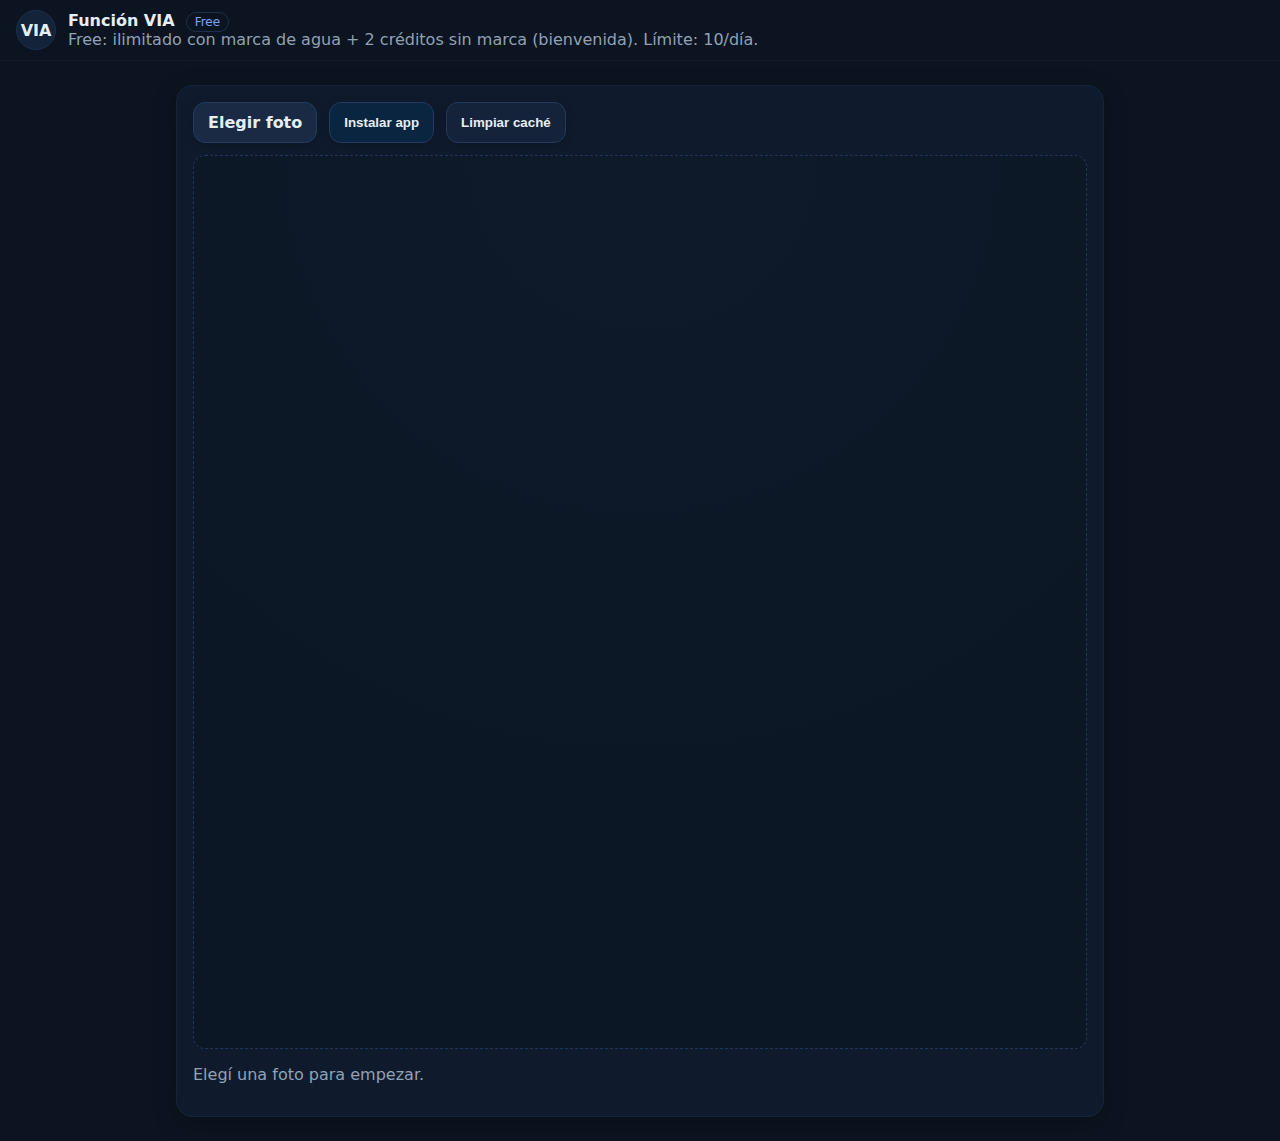
<file: index.html>
<!doctype html>
<html lang="es">
<head>
  <meta charset="utf-8">
  <meta name="viewport" content="width=device-width, initial-scale=1, viewport-fit=cover">
  <title>Función VIA — Avatars</title>
  <meta name="description" content="Avatarizá tus fotos en 1 click. PWA de VIA.">
  <meta name="theme-color" content="#0a2540">
  <link rel="manifest" href="manifest.webmanifest">
  <meta name="apple-mobile-web-app-capable" content="yes">
  <meta name="apple-mobile-web-app-status-bar-style" content="black-translucent">
  <link rel="apple-touch-icon" href="icons/icon-192.png">
  <link rel="icon" href="icons/icon-192.png" sizes="192x192">
  <link rel="icon" href="icons/icon-512.png" sizes="512x512">
  <link rel="stylesheet" href="style.css">
</head>
<body>
  <header class="topbar">
    <div class="brand">
      <div class="dot">VIA</div>
      <div>
        <strong>Función VIA</strong>
        <span class="badge">Free</span>
        <div class="muted sm">Free: ilimitado con marca de agua + 2 créditos sin marca (bienvenida). Límite: 10/día.</div>
      </div>
    </div>
  </header>

  <main>
    <div class="panel">
      <div class="actions">
        <label class="btn">
          <input id="file" type="file" accept="image/*" hidden />
          Elegir foto
        </label>
        <button id="btnInstall" class="btn secondary">Instalar app</button>
        <button id="btnReset" class="btn tertiary">Limpiar caché</button>
      </div>
      <div id="stage" class="stage">
        <canvas id="canvas" width="1200" height="1200"></canvas>
      </div>
      <div id="exportRow" class="actions hidden">
        <button id="dl1200" class="btn">Descargar 1200×1200</button>
        <button id="dl1080" class="btn">Descargar 1080×1350</button>
        <button id="retry" class="btn tertiary">Reintentar</button>
      </div>
      <pre id="log" class="log hidden"></pre>
      <p id="hint" class="muted">Elegí una foto para empezar.</p>
    </div>
    <p id="installedMsg" class="muted hidden">App instalada o ejecutándose en modo standalone.</p>
  </main>

  <script src="install.js"></script>
  <script src="avatar.js"></script>
  <script>
    if ('serviceWorker' in navigator) {
      window.addEventListener('load', () => navigator.serviceWorker.register('./sw.js'));
    }
  </script>
</body>
</html>
</file>
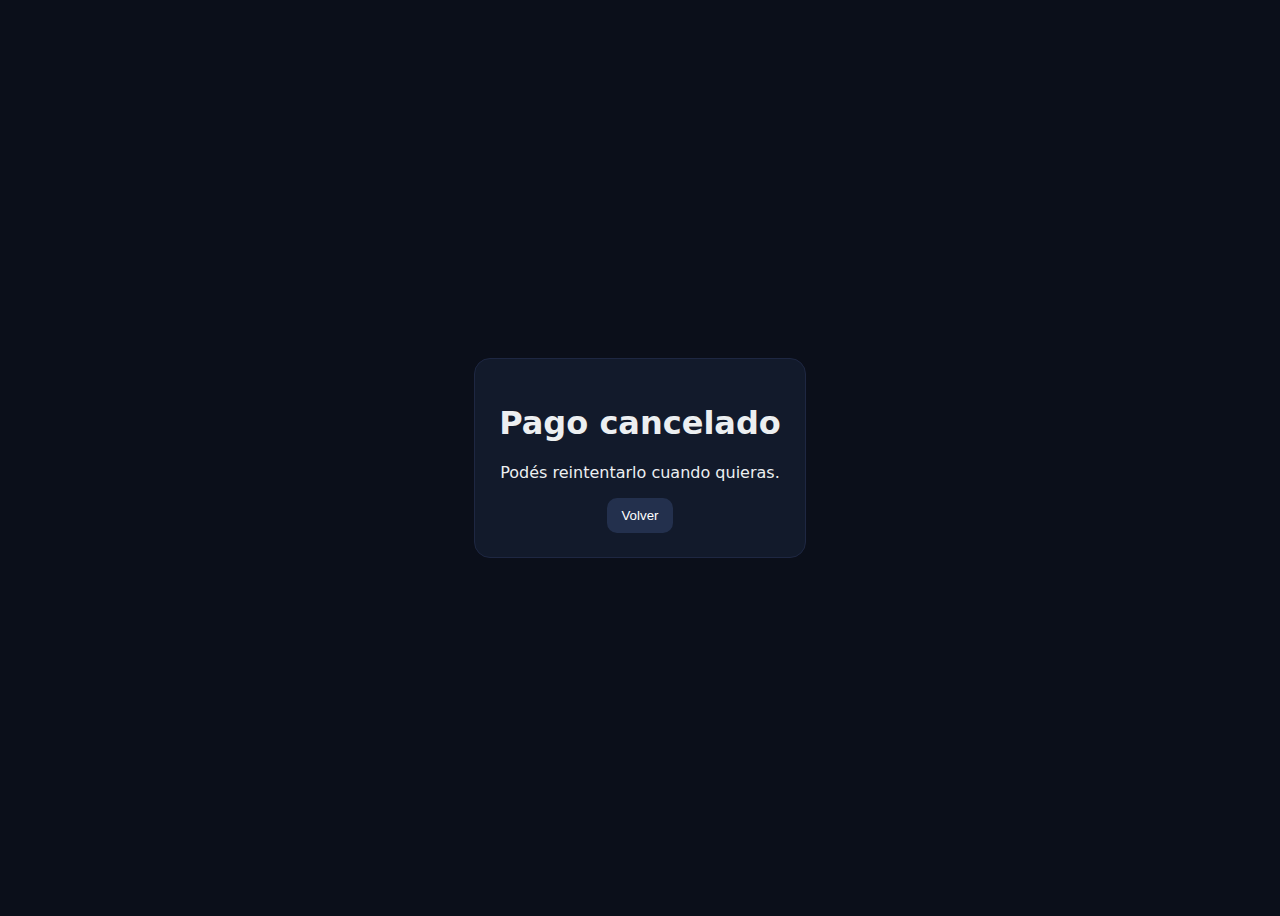
<file: cancel.html>
<!doctype html><meta charset='utf-8'><meta name='viewport' content='width=device-width,initial-scale=1'><title>Cancelado — VIA</title><body style='font-family:system-ui;background:#0b0f1a;color:#eceff1;display:grid;place-items:center;height:100dvh'><div style='background:#121a2b;border:1px solid #1e2742;border-radius:16px;padding:24px;text-align:center'><h1>Pago cancelado</h1><p>Podés reintentarlo cuando quieras.</p><button onclick='history.back()' style='padding:10px 14px;background:#23304d;color:#fff;border:none;border-radius:10px'>Volver</button></div></body>
</file>
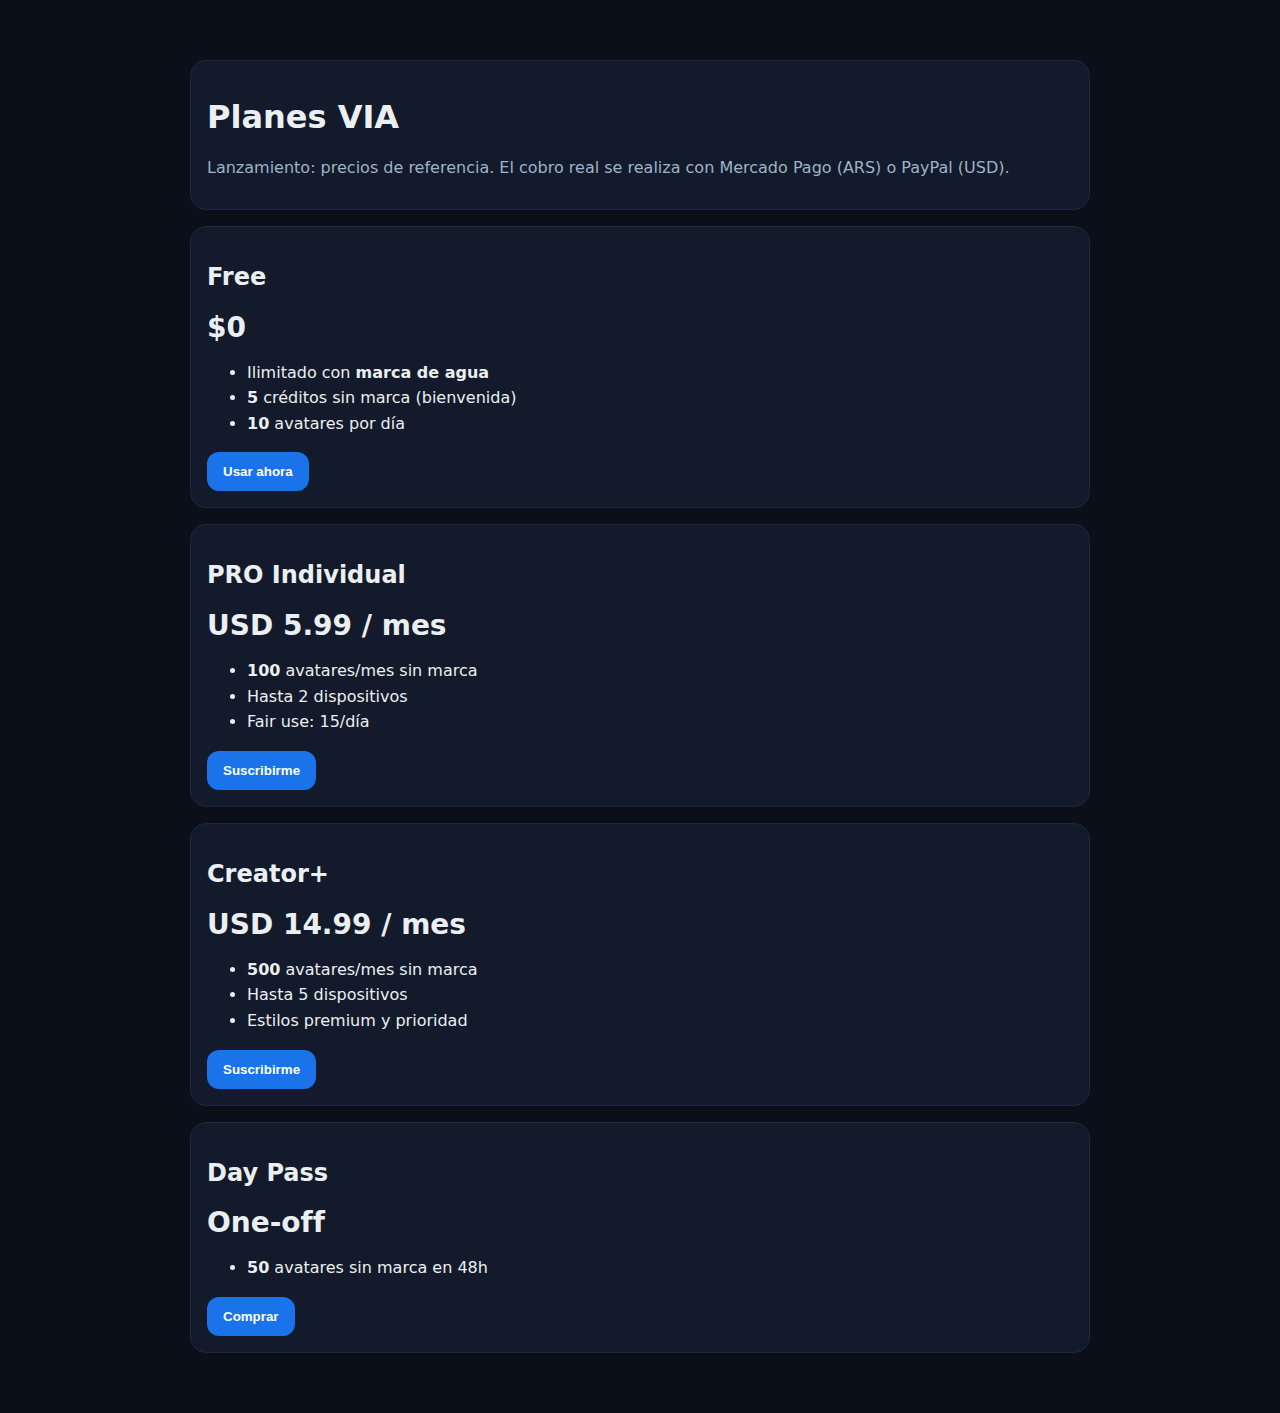
<file: pricing.html>
<!doctype html>
<html lang="es">
<head>
  <meta charset="utf-8"><meta name="viewport" content="width=device-width, initial-scale=1">
  <title>Planes — Función VIA</title>
  <style>
    body{font-family:system-ui,-apple-system,Segoe UI,Roboto,Helvetica,Arial,sans-serif;margin:0;background:#0b0f1a;color:#eceff1}
    main{max-width:900px;margin:40px auto;padding:20px;display:grid;gap:16px}
    .card{background:#121a2b;border:1px solid #1e2742;border-radius:16px;padding:16px}
    .price{font-size:28px;font-weight:800}
    .btn{background:#1a73e8;color:#fff;border:none;padding:12px 16px;border-radius:12px;cursor:pointer;font-weight:600}
    .hint{color:#9fb3c8}
    ul{line-height:1.6}
  </style>
</head>
<body>
  <main>
    <div class="card">
      <h1>Planes VIA</h1>
      <p class="hint">Lanzamiento: precios de referencia. El cobro real se realiza con Mercado Pago (ARS) o PayPal (USD).</p>
    </div>
    <div class="card">
      <h2>Free</h2>
      <div class="price">$0</div>
      <ul>
        <li>Ilimitado con <b>marca de agua</b></li>
        <li><b>5</b> créditos sin marca (bienvenida)</li>
        <li><b>10</b> avatares por día</li>
      </ul>
      <button class="btn" onclick="location.href='./'">Usar ahora</button>
    </div>
    <div class="card">
      <h2>PRO Individual</h2>
      <div class="price">USD 5.99 / mes</div>
      <ul>
        <li><b>100</b> avatares/mes sin marca</li>
        <li>Hasta 2 dispositivos</li>
        <li>Fair use: 15/día</li>
      </ul>
      <button class="btn" onclick="location.href='subscribe.html?plan=pro'">Suscribirme</button>
    </div>
    <div class="card">
      <h2>Creator+</h2>
      <div class="price">USD 14.99 / mes</div>
      <ul>
        <li><b>500</b> avatares/mes sin marca</li>
        <li>Hasta 5 dispositivos</li>
        <li>Estilos premium y prioridad</li>
      </ul>
      <button class="btn" onclick="location.href='subscribe.html?plan=creator'">Suscribirme</button>
    </div>
    <div class="card">
      <h2>Day Pass</h2>
      <div class="price">One‑off</div>
      <ul>
        <li><b>50</b> avatares sin marca en 48h</li>
      </ul>
      <button class="btn" onclick="location.href='subscribe.html?plan=daypass'">Comprar</button>
    </div>
  </main>
</body>
</html>
</file>
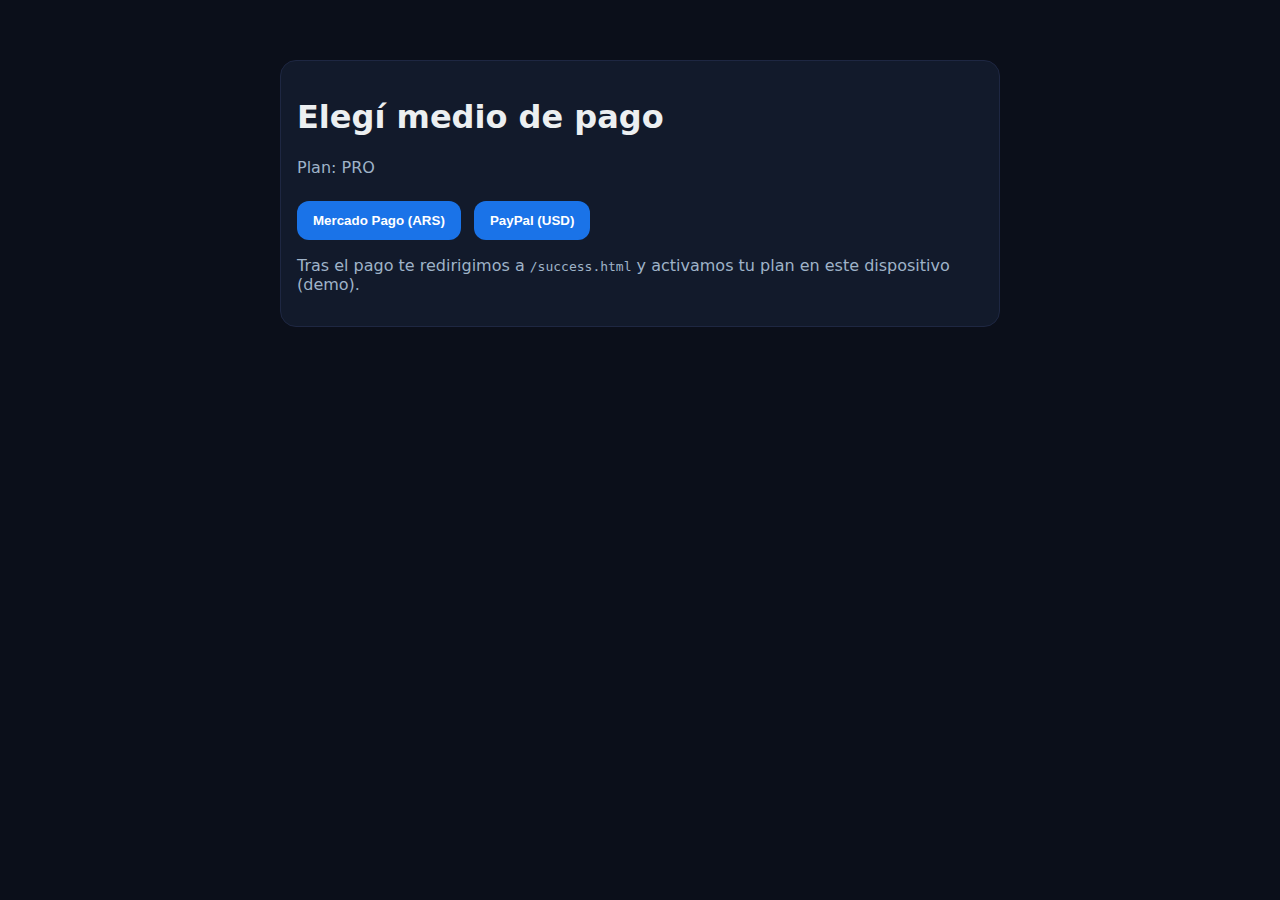
<file: subscribe.html>
<!doctype html>
<html lang="es">
<head>
  <meta charset="utf-8">
  <meta name="viewport" content="width=device-width, initial-scale=1">
  <title>Suscripción — Función VIA</title>
  <style>
    body{font-family:system-ui,-apple-system,Segoe UI,Roboto,Helvetica,Arial,sans-serif;margin:0;background:#0b0f1a;color:#eceff1}
    main{max-width:720px;margin:40px auto;padding:20px}
    .card{background:#121a2b;border:1px solid #1e2742;border-radius:16px;padding:16px}
    .btn{background:#1a73e8;color:#fff;border:none;padding:12px 16px;border-radius:12px;cursor:pointer;font-weight:600;margin-right:8px;margin-top:8px}
    .hint{color:#9fb3c8}
  </style>
</head>
<body>
  <main>
    <div class="card">
      <h1>Elegí medio de pago</h1>
      <p class="hint">Plan: <span id="planLabel">PRO</span></p>
      <div>
        <button class="btn" id="mp">Mercado Pago (ARS)</button>
        <button class="btn" id="pp">PayPal (USD)</button>
      </div>
      <p class="hint">Tras el pago te redirigimos a <code>/success.html</code> y activamos tu plan en este dispositivo (demo).</p>
    </div>
  </main>
  <script>
    const params = new URLSearchParams(location.search);
    const plan = params.get('plan') || 'pro';
    document.getElementById('planLabel').textContent = plan==='creator' ? 'Creator+' : (plan==='daypass' ? 'Day Pass' : 'PRO');
    document.getElementById('mp').onclick = ()=> window.location.href='success.html?src=mp&plan='+plan;
    document.getElementById('pp').onclick = ()=> window.location.href='success.html?src=pp&plan='+plan;
  </script>
</body>
</html>
</file>
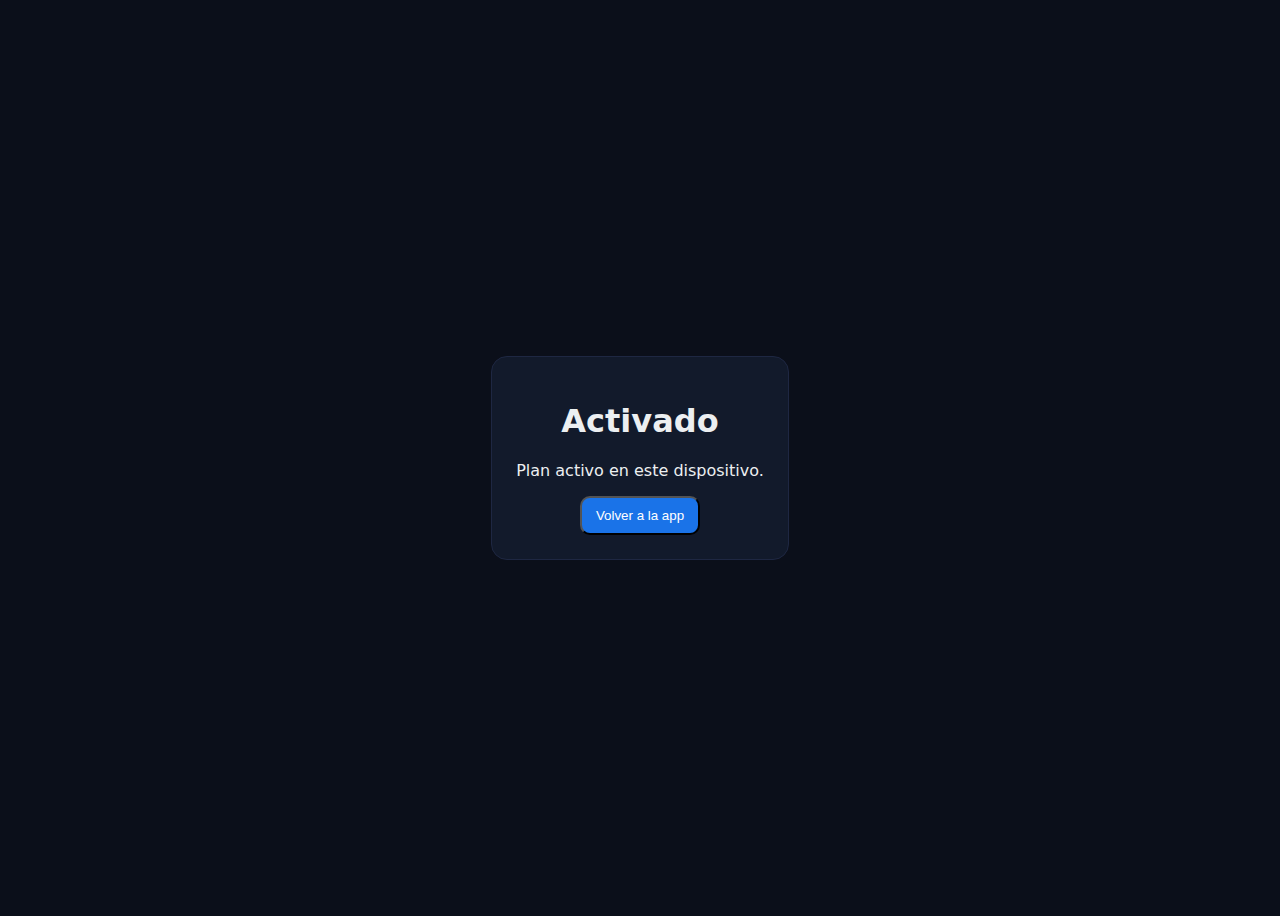
<file: success.html>
<!doctype html><meta charset='utf-8'><meta name='viewport' content='width=device-width,initial-scale=1'><title>OK — VIA</title><body style='font-family:system-ui;background:#0b0f1a;color:#eceff1;display:grid;place-items:center;height:100dvh'><div style='background:#121a2b;border:1px solid #1e2742;border-radius:16px;padding:24px;text-align:center'><h1>Activado</h1><p>Plan activo en este dispositivo.</p><button onclick="localStorage.setItem('via_plan','pro'); location.href='./';" style='padding:10px 14px;background:#1a73e8;color:#fff;border-radius:10px'>Volver a la app</button></div></body>
</file>
<file: style.css>
*{box-sizing:border-box}html,body{margin:0;padding:0;font-family:system-ui,-apple-system,Segoe UI,Roboto,Ubuntu,'Helvetica Neue',Arial,sans-serif;background:#0b1420;color:#e6edf3}
.topbar{padding:10px 16px;border-bottom:1px solid #111a28;background:#0b1420;position:sticky;top:0}
.brand{display:flex;gap:12px;align-items:center}
.dot{width:40px;height:40px;border-radius:20px;background:#12233a;display:flex;align-items:center;justify-content:center;font-weight:800;border:1px solid #1c304d}
.badge{font-size:12px;color:#7aa2ff;margin-left:6px;border:1px solid #1c304d;border-radius:14px;padding:2px 8px}
main{max-width:960px;margin:24px auto;padding:0 16px}
.panel{background:#0f1b2d;border:1px solid #14243b;border-radius:16px;padding:16px;box-shadow:0 6px 24px rgba(0,0,0,.22)}
.actions{display:flex;gap:12px;flex-wrap:wrap;margin-bottom:12px}
.btn{appearance:none;background:#1a2a45;color:#e6edf3;border:1px solid #243a60;border-radius:12px;padding:10px 14px;font-weight:700;cursor:pointer;box-shadow:0 2px 8px rgba(0,0,0,.25)}
.btn:hover{transform:translateY(-1px)}
.btn.secondary{background:#0a2540}
.btn.tertiary{background:#15233a}
.muted{color:#92a1b4}
.stage{width:100%;min-height:420px;border:1px dashed #223757;border-radius:12px;background:radial-gradient(100% 100% at 50% 0%, #0e1a2a 0%, #0c1725 80%);display:flex;align-items:center;justify-content:center;overflow:auto}
.log{background:#0a111c;border:1px solid #1b2a46;border-radius:12px;padding:10px;white-space:pre-wrap;margin-top:12px;max-height:200px;overflow:auto}
.hidden{display:none}
canvas{max-width:100%;height:auto;border-radius:20px}
</file>
